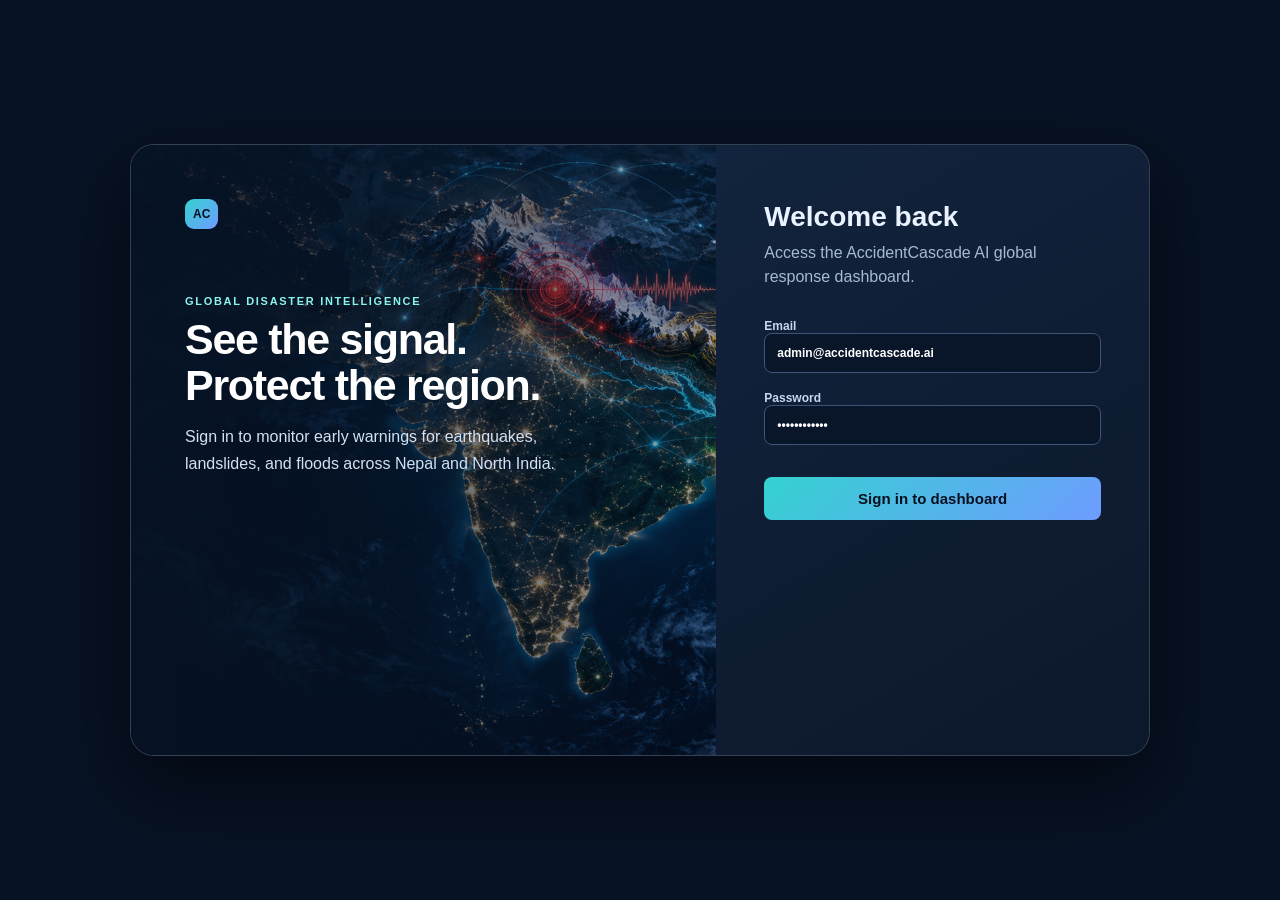
<file: accidentcascade-ai/target/classes/static/login.html>
<!doctype html>
<html lang="en">
<head>
  <meta charset="UTF-8"><meta name="viewport" content="width=device-width, initial-scale=1.0">
  <title>Sign in | AccidentCascade AI</title>
  <style>:root{--ink:#eaf2ff;--muted:#a7b9d4;--line:#ffffff28;--cyan:#34d2d0;--blue:#6e9cff}*{box-sizing:border-box}body{margin:0;min-height:100vh;display:grid;place-items:center;background:#071224;color:var(--ink);font:16px Inter,Segoe UI,Arial,sans-serif}.shell{width:min(1020px,calc(100% - 40px));display:grid;grid-template-columns:1.15fr .85fr;background:#0f1d33;border:1px solid var(--line);border-radius:24px;overflow:hidden;box-shadow:0 30px 80px #0008}.intro{min-height:610px;padding:54px;background-image:linear-gradient(90deg,#071426df,#07142660),url('assets/himalaya-disaster-hero.png');background-size:cover;background-position:center;color:#fff}.mark{display:inline-block;background:linear-gradient(135deg,var(--cyan),var(--blue));color:#061020;font-weight:900;border-radius:9px;padding:8px;font-size:12px}.eyebrow{margin:66px 0 10px;color:#8cf4ef;font-size:11px;font-weight:800;letter-spacing:1.7px}.intro h1{font-size:43px;line-height:1.06;letter-spacing:-1.3px;margin:0 0 16px}.intro p:not(.eyebrow){max-width:370px;color:#d4e1f5;line-height:1.65}.form{padding:56px 48px;background:linear-gradient(150deg,#12233d,#0c182b)}.form h2{margin:0 0 8px;font-size:28px}.form>p{color:var(--muted);margin:0 0 30px;line-height:1.5}label{display:block;font-size:12px;font-weight:800;color:#c6d7f1;margin:18px 0 7px}input{width:100%;padding:12px;border:1px solid #3e5577;border-radius:8px;background:#091629;color:#fff;font:inherit}button{width:100%;margin-top:25px;border:0;border-radius:8px;background:linear-gradient(135deg,var(--cyan),var(--blue));color:#061020;padding:13px;font-weight:900;font-size:15px;cursor:pointer}.error{min-height:20px;color:#ffb6bc;margin-top:12px;font-size:13px}@media(max-width:720px){.shell{grid-template-columns:1fr}.intro{min-height:auto;padding:36px}.intro h1{font-size:34px}.eyebrow{margin:34px 0 10px}.form{padding:36px 30px}}</style>
</head>
<body>
  <section class="shell"><div class="intro"><span class="mark">AC</span><p class="eyebrow">GLOBAL DISASTER INTELLIGENCE</p><h1>See the signal.<br>Protect the region.</h1><p>Sign in to monitor early warnings for earthquakes, landslides, and floods across Nepal and North India.</p></div><div class="form"><h2>Welcome back</h2><p>Access the AccidentCascade AI global response dashboard.</p><form id="login-form"><label>Email<input type="email" name="email" value="admin@accidentcascade.ai" required></label><label>Password<input type="password" name="password" value="Accident@123" required></label><button type="submit">Sign in to dashboard</button><div id="error" class="error" role="alert"></div></form></div></section>
  <script src="login.js?v=20260916-graphics"></script>
</body></html>
</file>
